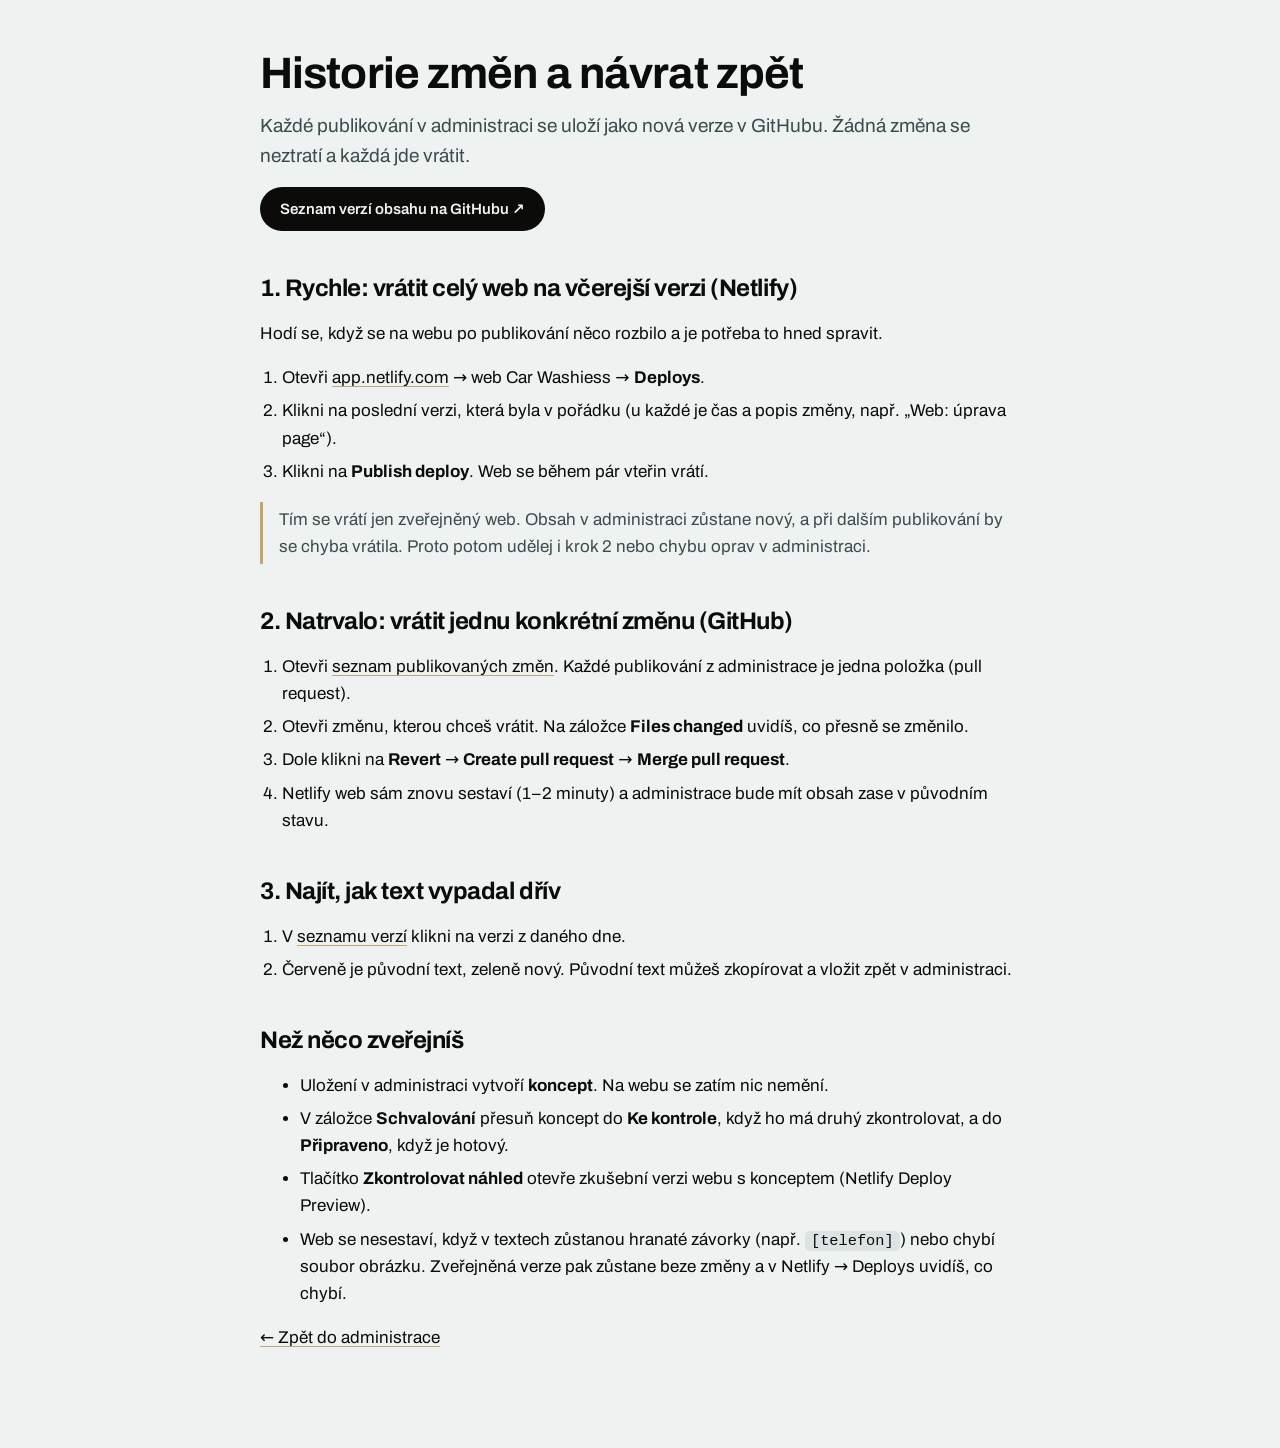
<file: admin/historie.html>
<!doctype html>
<html lang="cs">
<head>
  <meta charset="utf-8">
  <meta name="viewport" content="width=device-width, initial-scale=1">
  <meta name="robots" content="noindex">
  <title>Historie a návrat zpět – Car Washiess</title>
  <link rel="icon" href="/favicon.ico" sizes="48x48">
  <link href="/fonts/site.css" rel="stylesheet">
  <style>
    :root{--ink:#0B0B0A;--paper:#EEF3F2;--muted:#3C4B4D;--line:#D2DBDA;--accent:#C9A46A}
    body{margin:0;background:var(--paper);color:var(--ink);font:17px/1.6 Archivo,system-ui,-apple-system,"Segoe UI",sans-serif}
    main{max-width:760px;margin:0 auto;padding:48px 20px 80px}
    h1,h2{font-family:Archivo,Arial,sans-serif;letter-spacing:-.02em;line-height:1.15}
    h1{font-size:clamp(30px,6vw,44px);margin:0 0 12px}
    h2{font-size:24px;margin:44px 0 8px}
    p.lead{color:var(--muted);font-size:19px;margin:0 0 8px}
    ol{padding-left:22px}
    li{margin:6px 0}
    a{color:var(--ink);text-decoration-color:var(--accent);text-underline-offset:3px}
    .btn{display:inline-block;margin-top:8px;padding:10px 20px;border-radius:999px;background:var(--ink);color:var(--paper);text-decoration:none;font-weight:600;font-size:15px}
    .note{border-left:3px solid var(--accent);padding:4px 0 4px 16px;color:var(--muted)}
    code{background:#DCE4E3;padding:1px 6px;border-radius:5px;font-size:.9em}
  </style>
</head>
<body>
<main>
  <h1>Historie změn a návrat zpět</h1>
  <p class="lead">Každé publikování v administraci se uloží jako nová verze v GitHubu. Žádná změna se neztratí a každá jde vrátit.</p>
  <a class="btn" href="https://github.com/dfkartkitchen/carwashiess/commits/main/content" target="_blank" rel="noopener">Seznam verzí obsahu na GitHubu ↗</a>

  <h2>1. Rychle: vrátit celý web na včerejší verzi (Netlify)</h2>
  <p>Hodí se, když se na webu po publikování něco rozbilo a je potřeba to hned spravit.</p>
  <ol>
    <li>Otevři <a href="https://app.netlify.com/" target="_blank" rel="noopener">app.netlify.com</a> → web Car Washiess → <b>Deploys</b>.</li>
    <li>Klikni na poslední verzi, která byla v pořádku (u každé je čas a popis změny, např. „Web: úprava page“).</li>
    <li>Klikni na <b>Publish deploy</b>. Web se během pár vteřin vrátí.</li>
  </ol>
  <p class="note">Tím se vrátí jen zveřejněný web. Obsah v administraci zůstane nový, a při dalším publikování by se chyba vrátila. Proto potom udělej i krok 2 nebo chybu oprav v administraci.</p>

  <h2>2. Natrvalo: vrátit jednu konkrétní změnu (GitHub)</h2>
  <ol>
    <li>Otevři <a href="https://github.com/dfkartkitchen/carwashiess/pulls?q=is%3Apr+is%3Amerged" target="_blank" rel="noopener">seznam publikovaných změn</a>. Každé publikování z administrace je jedna položka (pull request).</li>
    <li>Otevři změnu, kterou chceš vrátit. Na záložce <b>Files changed</b> uvidíš, co přesně se změnilo.</li>
    <li>Dole klikni na <b>Revert</b> → <b>Create pull request</b> → <b>Merge pull request</b>.</li>
    <li>Netlify web sám znovu sestaví (1–2 minuty) a administrace bude mít obsah zase v původním stavu.</li>
  </ol>

  <h2>3. Najít, jak text vypadal dřív</h2>
  <ol>
    <li>V <a href="https://github.com/dfkartkitchen/carwashiess/commits/main/content" target="_blank" rel="noopener">seznamu verzí</a> klikni na verzi z daného dne.</li>
    <li>Červeně je původní text, zeleně nový. Původní text můžeš zkopírovat a vložit zpět v administraci.</li>
  </ol>

  <h2>Než něco zveřejníš</h2>
  <ul>
    <li>Uložení v administraci vytvoří <b>koncept</b>. Na webu se zatím nic nemění.</li>
    <li>V záložce <b>Schvalování</b> přesuň koncept do <b>Ke kontrole</b>, když ho má druhý zkontrolovat, a do <b>Připraveno</b>, když je hotový.</li>
    <li>Tlačítko <b>Zkontrolovat náhled</b> otevře zkušební verzi webu s konceptem (Netlify Deploy Preview).</li>
    <li>Web se nesestaví, když v textech zůstanou hranaté závorky (např. <code>[telefon]</code>) nebo chybí soubor obrázku. Zveřejněná verze pak zůstane beze změny a v Netlify → Deploys uvidíš, co chybí.</li>
  </ul>
  <p><a href="./">← Zpět do administrace</a></p>
</main>
</body>
</html>
</file>
<file: fonts/site.css>
/* písmo webu: Archivo (variabilní, tloušťka 100–900, šířka 62–125 %), self-hosted */
@font-face{font-family:"Archivo";font-style:normal;font-weight:100 900;font-stretch:62% 125%;font-display:swap;src:url(/fonts/files/archivo-latin-wdth-normal.woff2) format("woff2-variations");unicode-range:U+0000-00FF,U+0131,U+0152-0153,U+02BB-02BC,U+02C6,U+02DA,U+02DC,U+0304,U+0308,U+0329,U+2000-206F,U+20AC,U+2122,U+2191,U+2193,U+2212,U+2215,U+FEFF,U+FFFD}
@font-face{font-family:"Archivo";font-style:normal;font-weight:100 900;font-stretch:62% 125%;font-display:swap;src:url(/fonts/files/archivo-latin-ext-wdth-normal.woff2) format("woff2-variations");unicode-range:U+0100-02BA,U+02BD-02C5,U+02C7-02CC,U+02CE-02D7,U+02DD-02FF,U+0304,U+0308,U+0329,U+1D00-1DBF,U+1E00-1E9F,U+1EF2-1EFF,U+2020,U+20A0-20AB,U+20AD-20C0,U+2113,U+2C60-2C7F,U+A720-A7FF}
</file>
